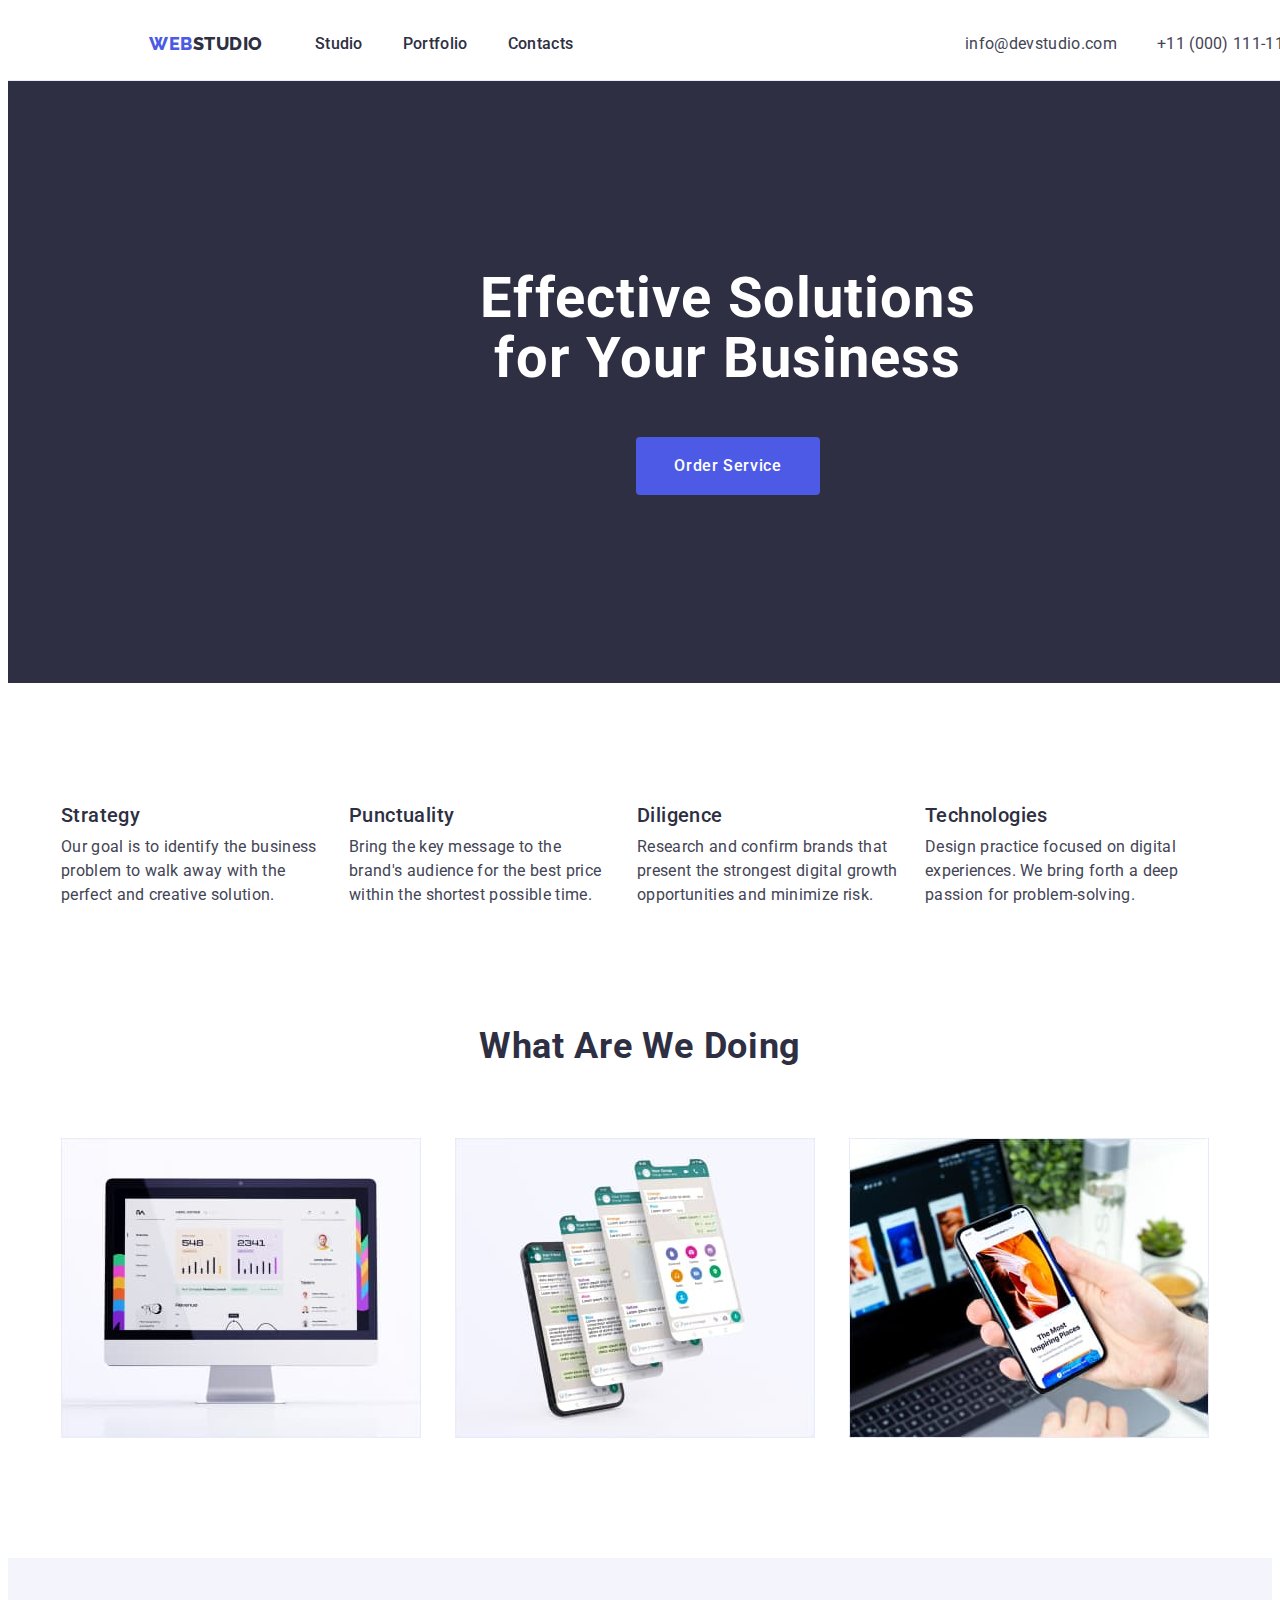
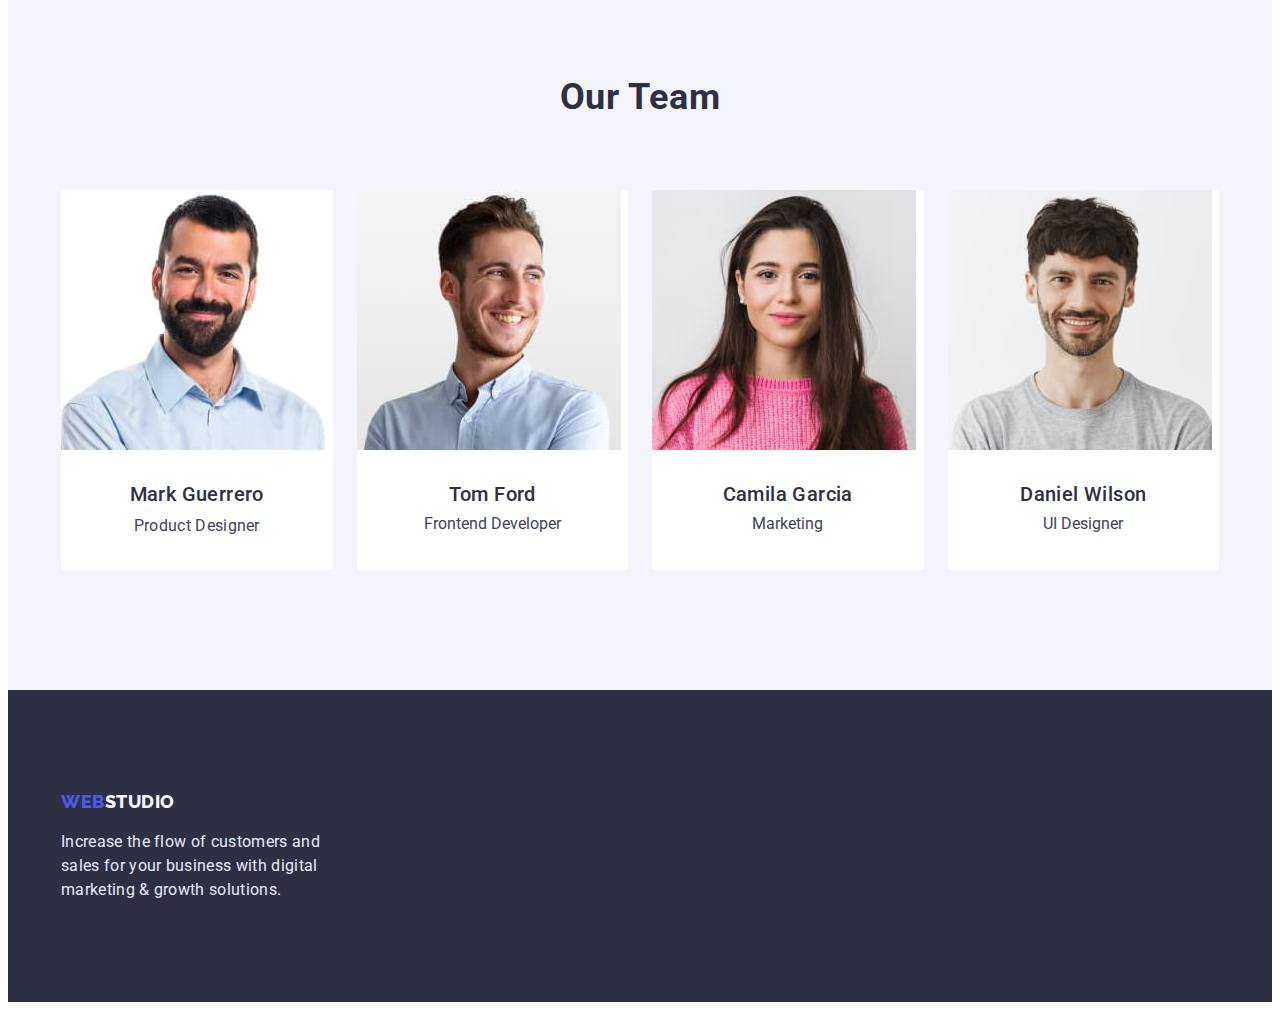
<file: index.html>
<!DOCTYPE html>
<html lang="en">

<head>
    <meta charset="UTF-8">
    <meta http-equiv="X-UA-Compatible" content="IE=edge">
    <meta name="viewport" content="width=device-width, initial-scale=1.0">
    <title>WebStudio</title>
    <link rel="stylesheet" href="https://cdnjs.cloudflare.com/ajax/libs/modern-normalize/1.1.0/modern-normalize.min.css"
        integrity="sha512-wpPYUAdjBVSE4KJnH1VR1HeZfpl1ub8YT/NKx4PuQ5NmX2tKuGu6U/JRp5y+Y8XG2tV+wKQpNHVUX03MfMFn9Q=="
        crossorigin="anonymous" referrerpolicy="no-referrer" />
    <link rel="preconnect" href="https://fonts.googleapis.com">
    <link rel="preconnect" href="https://fonts.gstatic.com" crossorigin>
    <link href="https://fonts.googleapis.com/css2?family=Raleway:wght@800&family=Roboto:wght@400;500;700&display=swap"
        rel="stylesheet">
    <link rel="stylesheet" href="css/styles.css">
</head>

<body class="body">
    <header class="header">
        <div class="container header-block">

            <nav class="header-navigation">
                <a href="./index.html" class="main-header-logo"><span class="logo-acsent">Web</span><span
                        class="logo">Studio</span></a>

                <ul class="header-list list">
                    <li class="header-item"><a href="" class="header-link list">Studio</a></li>
                    <li class="header-item"><a href="./portfolio.html" class="header-link list">Portfolio</a>
                    </li>
                    <li class="header-item"><a href="" class="header-link list">Contacts</a></li>
                </ul>
            </nav>

            <address class="adress">
                <ul class="header-adress list">
                    <li><a href="mailto:info@devstudio.com" class="header-contact list contacts">info@devstudio.com</a>
                    </li>
                    <li><a href="tel:+110001111111" class="header-contact list contacts">+11 (000) 111-11-11</a>
                    </li>
                </ul>
            </address>

        </div>
    </header>
    <main>
        <!-- Hero section -->
        <section class="hero-section">
            <div class="container">
                <h1 class="hero-title">Effective Solutions
                    for Your Business</h1>
                <button type="button" class="hero-button"><a href="" class="button-text">Order Service</a></button>
            </div>
        </section>

        <!-- /Hero section -->

        <!-- Section about -->
        <section class="section-about">
            <div class="container">
                <h2 class="visually-hidden">Advantages</h2>
                <ul class="about-list list">
                    <li class="about-item">
                        <h3 class="about-title">Strategy</h3>
                        <p class="about-subtitle">Our goal is to identify the business
                            problem to walk away with the perfect and creative solution.</p>
                    </li>
                    <li class="about-item">
                        <h3 class="about-title">Punctuality</h3>
                        <p class="about-subtitle">Bring the key message to the brand's audience for the best price
                            within
                            the shortest possible
                            time.</p>
                    </li>
                    <li class="about-item">
                        <h3 class="about-title">Diligence</h3>
                        <p class="about-subtitle">Research and confirm brands that present the strongest digital growth
                            opportunities and minimize
                            risk.</p>
                    </li>
                    <li class="about-item">
                        <h3 class="about-title">Technologies</h3>
                        <p class="about-subtitle">Design practice focused on digital experiences. We bring forth a deep
                            passion for
                            problem-solving.</p>
                    </li>
                </ul>
            </div>
        </section>
        <!-- /Section about -->

        <!-- Work section -->
        <section class="worck-section">
            <div class="container">
                <h2 class="worck-title">What are we doing</h2>
                <ul class="worck-list list">
                    <li class="worck-item"><img src="./images/project1.jpg" alt="project1" width="360" height="300">
                    </li>
                    <li class="worck-item"><img src="./images/project2.jpg" alt="project2" width="360" height="300">
                    </li>
                    <li class="worck-item"><img src="./images/project3.jpg" alt="project3" width="360" height="300">
                    </li>
                </ul>
            </div>
        </section>
        <!-- /Work section -->

        <!-- Team section -->

        <section class="team-section">
            <div class="container">
                <h2 class="team-maintitle">Our Team</h2>
                <ul class="team-list list">
                    <li class="team-item"><img src="./images/person1.jpg" alt="person1" width="264" height="260">
                        <div class="card-item">
                            <h3 class="team-title">Mark Guerrero</h3>
                            <p class="team-subtitle subtitle ">Product Designer</p>
                        </div>
                    </li>
                    <li class="team-item"><img src="./images/person2.jpg" alt="person2" width="264" height="260">
                        <div class="card-item">
                            <h3 class="team-title">Tom Ford</h3>
                            <p class="team-subtitle">Frontend Developer</p>
                        </div>
                    </li>
                    <li class="team-item"><img src="./images/person3.jpg" alt="person3" width="264" height="260">
                        <div class="card-item">
                            <h3 class="team-title">Camila Garcia</h3>
                            <p class="team-subtitle">Marketing</p>
                        </div>
                    </li>
                    <li class="team-item"><img src="./images/person4.jpg" alt="person4" width="264" height="260">
                        <div class="card-item">
                            <h3 class="team-title">Daniel Wilson</h3>
                            <p class="team-subtitle">UI Designer</p>
                        </div>
                    </li>
                </ul>
            </div>
        </section>
        <!-- /Team section -->

    </main>
    <!-- Footer section -->
    <footer class="footer-section">
        <div class="container">
            <a href="./index.html" class="main-footer-logo"><span class="logo-acsent">Web</span><span
                    class="logo-footer">Studio</span></a>

            <p class="footer-subtitle">Increase the flow of customers and sales for your business with digital
                marketing
                &
                growth solutions.</p>
        </div>
    </footer>
    <!-- /Footer section -->

</body>

</html>
</file>
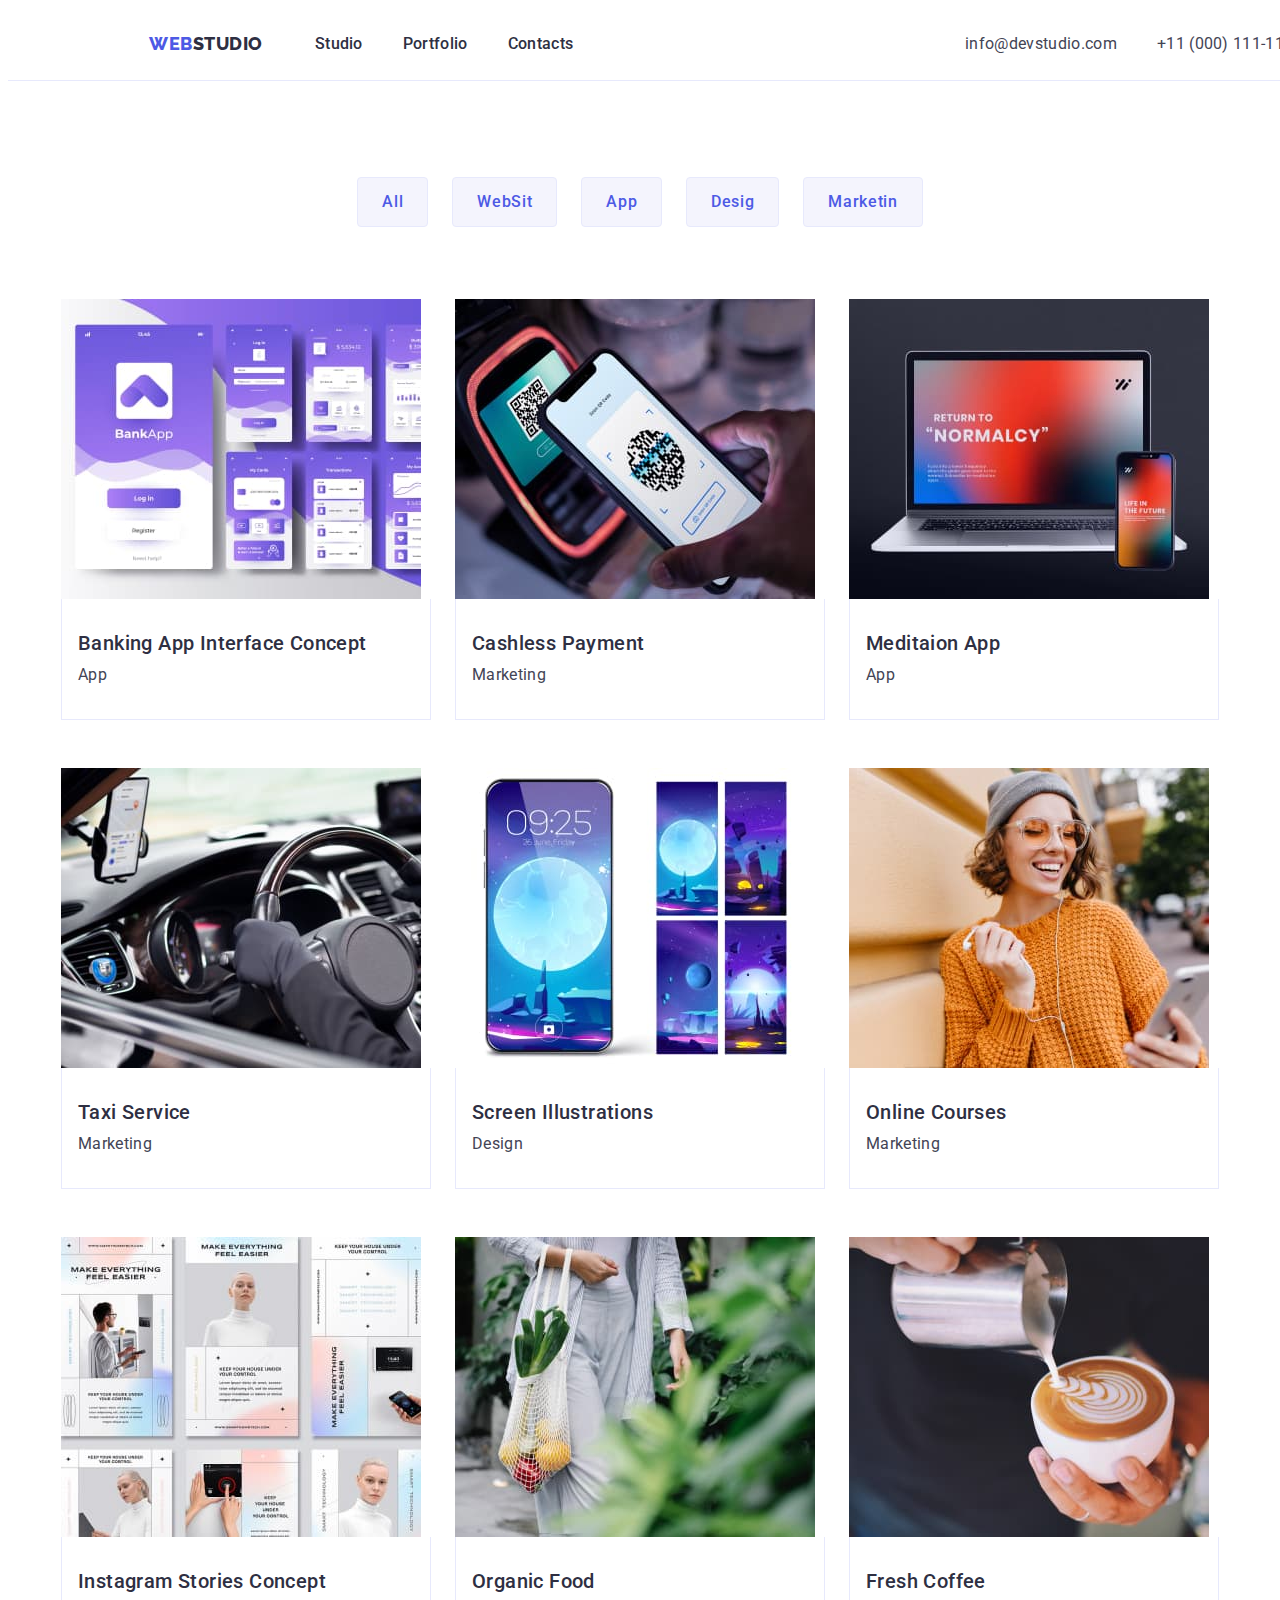
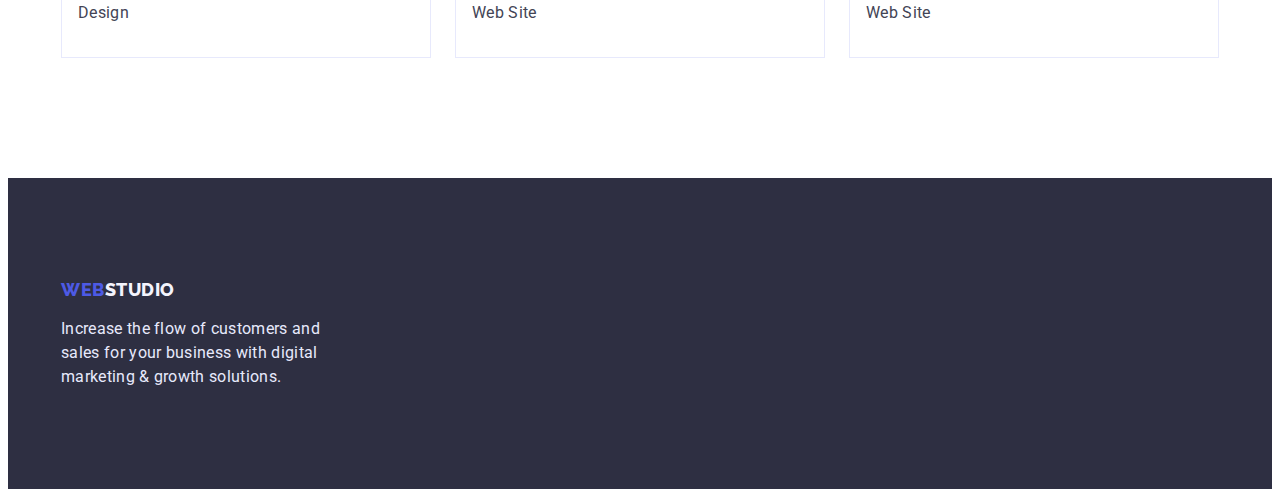
<file: portfolio.html>
<!DOCTYPE html>
<html lang="en">

<head>
    <meta charset="UTF-8">
    <meta http-equiv="X-UA-Compatible" content="IE=edge">
    <meta name="viewport" content="width=device-width, initial-scale=1.0">
    <title>WebStudio</title>
    <link rel="stylesheet" href="https://cdnjs.cloudflare.com/ajax/libs/modern-normalize/1.1.0/modern-normalize.min.css"
        integrity="sha512-wpPYUAdjBVSE4KJnH1VR1HeZfpl1ub8YT/NKx4PuQ5NmX2tKuGu6U/JRp5y+Y8XG2tV+wKQpNHVUX03MfMFn9Q=="
        crossorigin="anonymous" referrerpolicy="no-referrer" />
    <link rel="preconnect" href="https://fonts.googleapis.com">
    <link rel="preconnect" href="https://fonts.gstatic.com" crossorigin>
    <link href="https://fonts.googleapis.com/css2?family=Raleway:wght@800&family=Roboto:wght@400;500;700&display=swap"
        rel="stylesheet">
    <link rel="stylesheet" href="css/styles.css">
</head>

<body>
    <header class="header">
        <div class="container header-block">

            <nav class="header-navigation">
                <a href="./index.html" class="main-header-logo"><span class="logo-acsent">Web</span><span
                        class="logo">Studio</span></a>

                <ul class="header-list list">
                    <li class="header-item"><a href="" class="header-link list">Studio</a></li>
                    <li class="header-item"><a href="./portfolio.html" class="header-link list">Portfolio</a>
                    </li>
                    <li class="header-item"><a href="" class="header-link list">Contacts</a></li>
                </ul>
            </nav>

            <address class="adress">
                <ul class="header-adress list">
                    <li><a href="mailto:info@devstudio.com" class="header-contact list contacts">info@devstudio.com</a>
                    </li>
                    <li><a href="tel:+110001111111" class="header-contact list contacts">+11 (000) 111-11-11</a>
                    </li>
                </ul>
            </address>

        </div>
    </header>

    <main class="main-section">
        <!-- button -->
        <section class="hero-section2">
            <div class="container">
                <h1 class="visually-hidden">Main page</h1>
                <ul class="main-buttons list ">
                    <li><button type="button" class="buttons buttons-text">All</button>
                    </li>
                    <li><button type="button" class="buttons buttons-text">WebSit</button>
                    </li>
                    <li><button type="button" class="buttons buttons-text">App</button>
                    </li>
                    <li><button type="button" class="buttons buttons-text">Desig</button>
                    </li>
                    <li><button type="button" class="buttons buttons-text">Marketin</button>
                    </li>
                </ul>


                <!-- /button >

                <-- presentation -->


                <ul class="presentation-list list">
                    <li class="presentation-item"><a href="" class="presentation-link"><img
                                src="./images/banking-app.jpg" alt="Banking App Interface Concept" width="360"
                                height="300">
                            <div class="presentation-content">
                                <h3 class="presentation-subtitle">Banking App Interface Concept</h3>
                                <p class="presentation-description subtitle">App</p>
                            </div>
                        </a>
                    </li>
                    <li class="presentation-item"><a href="" class="presentation-link"><img
                                src="./images/cashless-payment.jpg" alt="Cashless Payment" width="360" height="300">
                            <div class="presentation-content">
                                <h3 class="presentation-subtitle">Cashless Payment</h3>
                                <p class="presentation-description subtitle">Marketing</p>
                            </div>
                        </a>
                    </li>
                    <li class="presentation-item"><a href="" class="presentation-link"><img
                                src="./images/meditaio-app.jpg" alt="Meditaion App" width="360" height="300">
                            <div class="presentation-content">
                                <h3 class="presentation-subtitle">Meditaion App</h3>
                                <p class="presentation-description subtitle">App</p>
                            </div>
                        </a>
                    </li>
                    <li class="presentation-item"><a href="" class="presentation-link"><img
                                src="./images/taxi-service.jpg" alt="Taxi Service" width="360" height="300">
                            <div class="presentation-content">
                                <h3 class="presentation-subtitle">Taxi Service</h3>
                                <p class="presentation-description subtitle">Marketing</p>
                            </div>
                        </a>
                    </li>
                    <li class="presentation-item"><a href="" class="presentation-link"><img
                                src="./images/screen-illustrations.jpg" alt="creen Illustrations" width="360"
                                height="300">
                            <div class="presentation-content">

                                <h3 class="presentation-subtitle">Screen Illustrations</h3>
                                <p class="presentation-description subtitle">Design</p>
                            </div>
                        </a>
                    </li>
                    <li class="presentation-item"><a href="" class="presentation-link"><img
                                src="./images/online-courses.jpg" alt="Online Courses" width="360" height="300">
                            <div class="presentation-content">
                                <h3 class="presentation-subtitle">Online Courses</h3>
                                <p class="presentation-description subtitle">Marketing</p>
                            </div>
                        </a>
                    </li>
                    <li class="presentation-item"><a href="" class="presentation-link"><img
                                src="./images/instagram-stories.jpg" alt="Instagram Stories Concept" width="360"
                                height="300">
                            <div class="presentation-content">

                                <h3 class="presentation-subtitle">Instagram Stories Concept</h3>
                                <p class="presentation-description subtitle">Design</p>
                            </div>
                        </a>
                    </li>
                    <li class="presentation-item"><a href="" class="presentation-link"><img
                                src="./images/organic-food.jpg" alt="rganic Food" width="360" height="300">
                            <div class="presentation-content">
                                <h3 class="presentation-subtitle">Organic Food</h3>
                                <p class="presentation-description subtitle">Web Site</p>
                            </div>
                        </a>
                    </li>
                    <li class="presentation-item"><a href="" class="presentation-link"><img
                                src="./images/fresh-coffee.jpg" alt="Fresh Coffee" width="360" height="300">
                            <div class="presentation-content">
                                <h3 class="presentation-subtitle">Fresh Coffee</h3>
                                <p class="presentation-description subtitle">Web Site</p>
                            </div>
                        </a>
                    </li>
                </ul>
            </div>

        </section>
        <!-- /presentation -->

    </main>

    <!-- Footer section -->
    <footer class="footer-section">
        <div class="container">
            <a href="./index.html" class="main-footer-logo"><span class="logo-acsent">Web</span><span
                    class="logo-footer">Studio</span></a>

            <p class="footer-subtitle">Increase the flow of customers and sales for your business with digital
                marketing
                &
                growth solutions.</p>
        </div>
    </footer>
    <!-- /Footer section -->
</body>

</html>
</file>
<file: css/styles.css>
:root {
    --main-title-color: #2E2F42;
    --main-subtitle-color: #434455;
    --contacts-color: #434455;
    --logo-font-acsent: 'Raleway', sans-serif;
    --logo-font: 'Raleway', sans-serif;

}

body {
    font-family: 'Roboto', sans-serif;
    background-color: #FFFFFF;
    color: #2E2F42;
    font-size: 16px;
    position: relative;

}


h1 h2 h3 h4 h5 h6 p {
    margin: 0;
    border: none;
}

ul {
    margin: 0;
    padding: 0;
    border: none;
}

a {
    border: none;
}

img {
    display: block;
    max-width: 100%;
    height: auto;
}

.container {
    width: 1158px;
    margin: 0 auto;
    /* outline: 1px solid red; */
    padding-left: 15px;
    padding-right: 15px;
}


.subtitle {
    font-size: 16px;
    line-height: 1.5;
    letter-spacing: 0.02em;
}

.contacts {
    font-family: 'Roboto';
    font-style: normal;
    font-weight: 400;
    line-height: 1.5;
    letter-spacing: 0.02em;
    color: var(--contacts-color);

}

.main-header-logo {
    font-family: var(--logo-font-acsent);
    font-style: normal;
    font-weight: 800;
    font-size: 18px;
    line-height: 1.3;
    align-items: center;
    letter-spacing: 0.03em;
    text-transform: uppercase;
    text-decoration: none;
    padding: 24px 24px 24px 0px;
    margin-right: 28px;
}


.logo-acsent {

    color: #4D5AE5;
}

.logo {
    
    color: #2E2F42;
}

.logo-footer {
    color: #F4F4FD;
}

.header-logo footer {
    margin: 100px 0px 0px 156px;
}

/* ---------------header-------------- */
.list {
    list-style: none;
    text-decoration: none;
}

.header-link {
    line-height: 1.5;
    letter-spacing: 0.02em;
    font-weight: 500;
    color: #2E2F42;
    padding: 24px 0;
    display: block;
}

.header-link:hover,
.header-link:focus,
.header-contact:hover,
.header-contact:focus,
.header-contact:hover,
.header-contact:focus {
    color: #404BBF;
}

.header {
    border-bottom: 1px solid #E7E9FC;
    min-width: 1440px;
}

.header-block {
    display: flex;
}

.header-navigation {
    display: flex;
}

.header-list {
    display: flex;
    gap: 40px;
}

.adress {
    margin-left: auto;
    
}

.header-adress {
    gap: 40px;
    display: flex;
}

.header-contact {
    padding: 24px 0;
    display: block;
}

/* --------------hero-section---------- */
.hero-section {
    background-color: #2E2F42;
    padding: 188px 0;
    min-width: 1440px;
}

.hero-title {
    width: 496px;
    font-weight: 700;
    font-size: 56px;
    line-height: 1.07;
    letter-spacing: 0.02em;
    color: #FFFFFF;
    padding-bottom: 48px;
    margin: 0 auto ;
    text-align: center;
}

.button-text {
    font-family: 'Roboto', sans-serif;
    font-style: normal;
    font-weight: 500;
    font-size: 16px;
    line-height: 1.5;
    display: flex;
    align-items: center;
    text-align: center;
    letter-spacing: 0.04em;
    color: #FFFFFF;
    text-decoration: none;
    padding: 16px 32px;
}
.hero-button {
    background-color: #4D5AE5;
    border-color: #4D5AE5;
    min-width: 169px;
    border-radius: 4px;
    margin: 0 auto;
    display: block;
    border: none;
}


.hero-button:hover,
.hero-button:focus {
    background-color: #404BBF;
    border-color: #404BBF;
}

/* -------------Section about----------- */

.section-about {
    padding: 120px 0;
}
.visually-hidden {
    position: absolute;
    height: 1px;
    margin: -1px;
    border: 0;
    padding: 0;
    white-space: nowrap;
    clip-path: inset(100%);
    clip: rect(0 0 0 0);
    overflow: hidden;
    width: 1px;
}


.about-list {
    display: flex;
    gap: 24px;
}

.about-item {
    width: calc((100%-72px) / 4)
}

.about-title {
    font-weight: 500;
    font-size: 20px;
    line-height: 1.2;
    letter-spacing: 0.02em;
    color: var(--main-title-color);
    padding: 0px 0px 8px 0px;
    width: 264px;
    margin: 0px 0px;

}

.about-subtitle {
    font-weight: 400;
    line-height: 1.5;
    letter-spacing: 0.02em;
    color: var(--main-subtitle-color);
    margin: 0px;
    width: 264px;
    height: 72px;
}

/* ------------Work section------------- */

.worck-section {
    padding-bottom: 120px;
}


.worck-title {
    font-size: 36px;
    line-height: 1.1;
    letter-spacing: 0.02em;
    text-transform: capitalize;
    color: var(--main-title-color);
    text-align: center;
    margin: 0 0 72px 0;
}

.worck-list {
    display: flex;
    flex-wrap: wrap;
    gap: 24px;
}

.worck-item {
    width: calc((100% - 48px) / 3);
    
}

/* -----------Team section-------------- */

.team-section {
    background: #F4F4FD;
    padding: 120px 0;
}

.team-maintitle {
    font-size: 36px;
    line-height: 1.11;
    letter-spacing: 0.02em;
    text-transform: capitalize;
    color: var(--main-title-color);
    margin: auto;
    text-align: center;
    margin-bottom: 72px;
}

.team-title {
    font-weight: 500;
    font-size: 20px;
    line-height: 1.2;
    letter-spacing: 0.02em;
    color: var(--main-title-color);
    /* margin: 32px 0 8px; */
    padding-bottom: 8px;
    margin:  0 auto;
}

.team-subtitle {
    font-weight: 400;
    color: var(--main-subtitle-color);
    /* padding: 0px 0px 32px;
    margin: auto; */
    margin: 0 auto;
    
}

.team-list {
    display: flex;
    flex-wrap: wrap;
    gap: 24px;
}

.team-item {
    width: calc((100% - 72px) / 4);
    background: #FFFFFF;
    border-radius: 0px 0px 4px 4px;
}

.card-item {
    padding: 32px 16px 32px 16px;
    text-align: center;
    
}

/* -----------Footer section------------ */
.main-footer-logo {
    font-family: var(--logo-font-acsent);
    font-style: normal;
    font-weight: 800;
    font-size: 18px;
    line-height: 1.3;
    align-items: center;
    letter-spacing: 0.03em;
    text-transform: uppercase;
    text-decoration: none;
    padding-bottom: 16px;
}

.footer-subtitle {
    font-weight: 400;
    line-height: 1.5;
    letter-spacing: 0.02em;
    color: #E7E9FC;
    width: 264px;
    margin: 16px 0 0;
}

.footer-section {
    background: #2E2F42;
    padding: 100px 0;
}


/* -----------------------------------------------------portfolio---------------------------------------------------- */


/* -----------butons------------- */

.buttons {
    background-color: #F4F4FD;
    border-color: #E7E9FC;
    border: 1px solid #E7E9FC;
}

.buttons:focus,
.buttons:hover {
    background-color: #404BBF;
    border-color: #404BBF;
}

.buttons-text {
    font-family: 'Roboto', sans-serif;
    font-style: normal;
    font-weight: 500;
    font-size: 16px;
    line-height: 1.5;
    display: flex;
    align-items: center;
    text-align: center;
    letter-spacing: 0.04em;
    color: #4D5AE5;
    text-decoration: none;
    padding: 12px 24px;
    border-radius: 4px;
}

.buttons-text:focus,
.buttons-text:hover {
    color: #FFFFFF;
}

.main-buttons {
    border: none;
    display: flex;
    gap: 24px;
    justify-content: center;
    margin-bottom: 72px;
   
}

.hero-section2 {
    padding-top: 96px;
    padding-bottom: 120px;
}

/* -----------------presentation------- */


.presentation-list {
    display: flex;
    flex-wrap: wrap;
    column-gap: 24px;
    row-gap: 48px;
}

.presentation-item {
    width: calc((100% - 48px) / 3);
}

.presentation-content {
    padding: 32px;
    padding-left: 16px;
    border-bottom: 1px solid #E7E9FC;
    border-left: 1px solid #E7E9FC;
    border-right: 1px solid #E7E9FC;
}

.presentation-subtitle {
    font-weight: 500;
    font-size: 20px;
    line-height: 1.2;
    letter-spacing: 0.02em;
    color: var(--main-title-color);
    margin: 0 auto;
    padding-bottom: 8px;
}



.presentation-description {
    font-weight: 400;
    color: var(--main-subtitle-color);
    margin: 0 auto;
}

.presentation-link {
    text-decoration: none;
}
</file>
